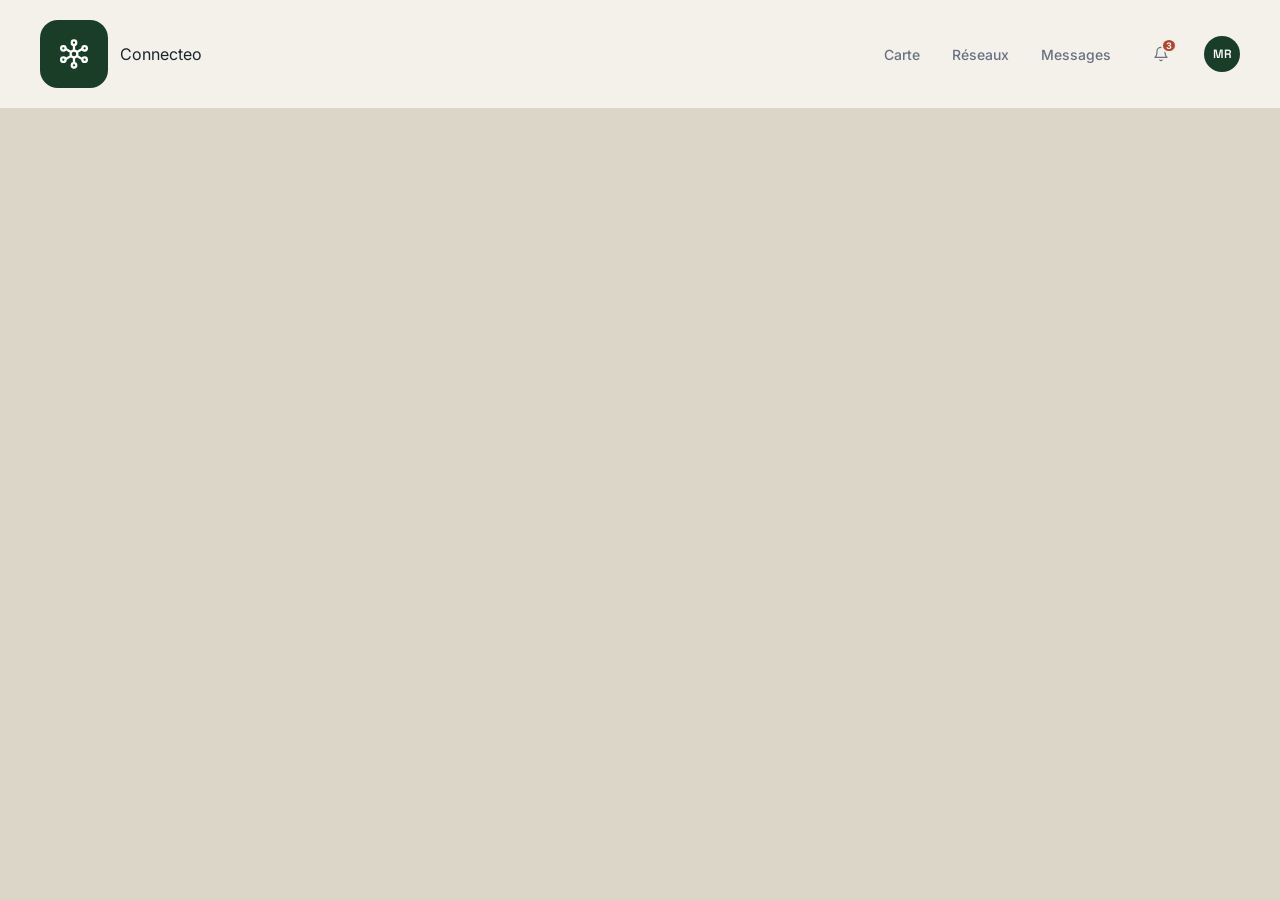
<file: notification.html>
<!DOCTYPE html>
<html lang="en">

<head>
    <meta charset="UTF-8">
    <title>Connecteo — Notifications</title>
    <link rel="preconnect" href="https://fonts.googleapis.com">
    <link
        href="https://fonts.googleapis.com/css2?family=Space+Grotesk:wght@500;600;700&family=Inter:wght@400;500;600&family=IBM+Plex+Mono:wght@400;500&display=swap"
        rel="stylesheet">
    <link rel="stylesheet" href="css/styles.css">
    <link rel="icon" type="image/png" href="icone.png ">
</head>

<body class="no-pad">

  <header>
    <div class="container1">
      <div class="contained" id="logo_name">
        <div class="mark">
          <svg viewBox="0 0 24 24" fill="none" stroke="#ffffff" stroke-width="1.6">
            <circle cx="12" cy="12" r="2.4" />
            <circle cx="12" cy="4" r="1.6" />
            <circle cx="19.5" cy="8" r="1.6" />
            <circle cx="19.5" cy="16" r="1.6" />
            <circle cx="12" cy="20" r="1.6" />
            <circle cx="4.5" cy="16" r="1.6" />
            <circle cx="4.5" cy="8" r="1.6" />
            <path d="M12 9.6V5.6M14.1 10.6l4-2.3M14.1 13.4l4 2.3M12 14.4v4M9.9 13.4l-4 2.3M9.9 10.6l-4-2.3" />
          </svg>
        </div>
        <div class="logo">Connecteo</div>
      </div>
      <div class="contained" id="navigation">
        <a href="carte.html">Carte</a>
        <a href="reseaux.html">Réseaux</a>
        <a href="messages.html">Messages</a>
        <div class="droite">
          <a href="notification.html" class="notif-bell">
            <svg viewBox="0 0 24 24" fill="none" stroke="currentColor" stroke-width="1.8" stroke-linecap="round"
              stroke-linejoin="round">
              <path d="M18 8a6 6 0 0 0-12 0c0 7-3 9-3 9h18s-3-2-3-9" />
              <path d="M13.73 21a2 2 0 0 1-3.46 0" />
            </svg>
            <span class="notif-badge">3</span>
          </a>
          <div class="profile-menu">
            <button class="profile-bubble" id="profileToggle">MR</button>
            <div class="profile-dropdown" id="profileDropdown">
              <a href="profil.html">Profil</a>
              <a href="parametres.html">Paramètres</a>
              <hr>
              <a href="#" class="logout">
                <svg viewBox="0 0 24 24" fill="none" stroke="currentColor" stroke-width="2" stroke-linecap="round"
                  stroke-linejoin="round">
                  <path d="M9 21H5a2 2 0 0 1-2-2V5a2 2 0 0 1 2-2h4" />
                  <polyline points="16 17 21 12 16 7" />
                  <line x1="21" y1="12" x2="9" y2="12" />
                </svg>
                Déconnexion
              </a>
            </div>
          </div>
        </div>
      </div>
    </div>
  </header> 
    <script src="js/profile-menu.js"></script>

</body>

</html>
</file>
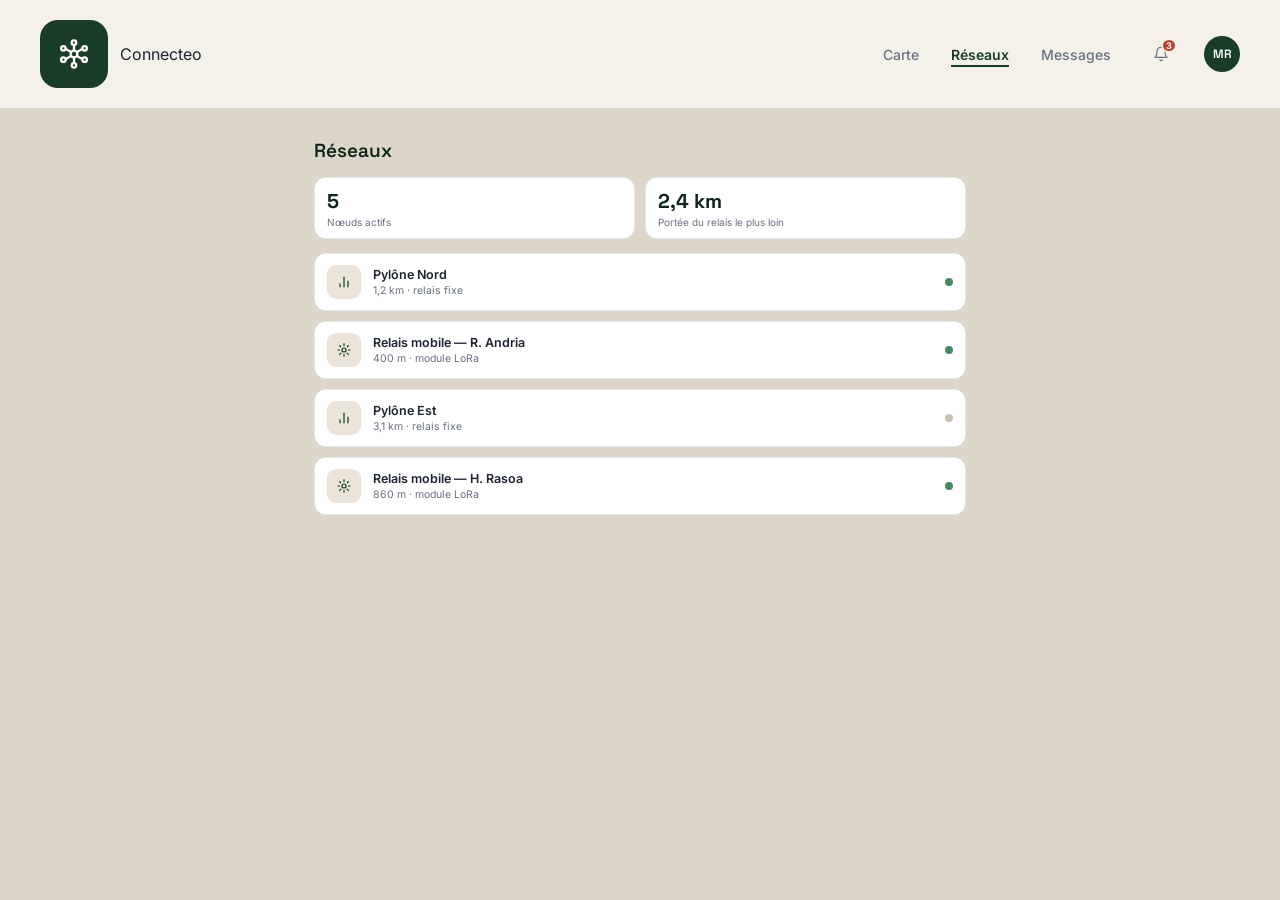
<file: reseaux.html>
<!DOCTYPE html>
<html lang="fr">

<head>
    <meta charset="UTF-8">
    <title>Connecteo — Réseaux</title>
    <link rel="preconnect" href="https://fonts.googleapis.com">
    <link
        href="https://fonts.googleapis.com/css2?family=Space+Grotesk:wght@500;600;700&family=Inter:wght@400;500;600&family=IBM+Plex+Mono:wght@400;500&display=swap"
        rel="stylesheet">
    <link rel="stylesheet" href="css/styles.css">
    <link rel="icon" type="image/png" href="icone.png ">
</head>

<body class="no-pad">

  <header>
    <div class="container1">
      <div class="contained" id="logo_name">
        <div class="mark">
          <svg viewBox="0 0 24 24" fill="none" stroke="#ffffff" stroke-width="1.6">
            <circle cx="12" cy="12" r="2.4" />
            <circle cx="12" cy="4" r="1.6" />
            <circle cx="19.5" cy="8" r="1.6" />
            <circle cx="19.5" cy="16" r="1.6" />
            <circle cx="12" cy="20" r="1.6" />
            <circle cx="4.5" cy="16" r="1.6" />
            <circle cx="4.5" cy="8" r="1.6" />
            <path d="M12 9.6V5.6M14.1 10.6l4-2.3M14.1 13.4l4 2.3M12 14.4v4M9.9 13.4l-4 2.3M9.9 10.6l-4-2.3" />
          </svg>
        </div>
        <div class="logo">Connecteo</div>
      </div>
      <div class="contained" id="navigation">
        <a href="carte.html">Carte</a>
        <a href="reseaux.html"  class="active">Réseaux</a>
        <a href="messages.html">Messages</a>
        <div class="droite">
          <a href="notification.html" class="notif-bell">
            <svg viewBox="0 0 24 24" fill="none" stroke="currentColor" stroke-width="1.8" stroke-linecap="round"
              stroke-linejoin="round">
              <path d="M18 8a6 6 0 0 0-12 0c0 7-3 9-3 9h18s-3-2-3-9" />
              <path d="M13.73 21a2 2 0 0 1-3.46 0" />
            </svg>
            <span class="notif-badge">3</span>
          </a>
          <div class="profile-menu">
            <button class="profile-bubble" id="profileToggle">MR</button>
            <div class="profile-dropdown" id="profileDropdown">
              <a href="profil.html">Profil</a>
              <a href="parametres.html">Paramètres</a>
              <hr>
              <a href="#" class="logout">
                <svg viewBox="0 0 24 24" fill="none" stroke="currentColor" stroke-width="2" stroke-linecap="round"
                  stroke-linejoin="round">
                  <path d="M9 21H5a2 2 0 0 1-2-2V5a2 2 0 0 1 2-2h4" />
                  <polyline points="16 17 21 12 16 7" />
                  <line x1="21" y1="12" x2="9" y2="12" />
                </svg>
                Déconnexion
              </a>
            </div>
          </div>
        </div>
      </div>
    </div>
  </header>

    <main class="page-content">
        <div class="page-header">
            <h2>Réseaux</h2>
        </div>
        <div class="stats-row">
            <div class="stat-card">
                <div class="num">5</div>
                <div class="lbl">Nœuds actifs</div>
            </div>
            <div class="stat-card">
                <div class="num">2,4 km</div>
                <div class="lbl">Portée du relais le plus loin</div>
            </div>
        </div>
        <div class="list">
            <div class="node-row">
                <div class="node-icon">
                    <svg viewBox="0 0 24 24" fill="none" stroke="currentColor" stroke-width="1.8">
                        <path d="M18 20V10M12 20V4M6 20v-6" />
                    </svg>
                </div>
                <div class="node-info">
                    <div class="name">Pylône Nord</div>
                    <div class="sub">1,2 km · relais fixe</div>
                </div>
                <div class="status-dot on"></div>
            </div>
            <div class="node-row">
                <div class="node-icon">
                    <svg viewBox="0 0 24 24" fill="none" stroke="currentColor" stroke-width="1.8">
                        <circle cx="12" cy="12" r="3" />
                        <path
                            d="M12 2v4M12 18v4M4.9 4.9l2.8 2.8M16.3 16.3l2.8 2.8M2 12h4M18 12h4M4.9 19.1l2.8-2.8M16.3 7.7l2.8-2.8" />
                    </svg>
                </div>
                <div class="node-info">
                    <div class="name">Relais mobile — R. Andria</div>
                    <div class="sub">400 m · module LoRa</div>
                </div>
                <div class="status-dot on"></div>
            </div>
            <div class="node-row">
                <div class="node-icon">
                    <svg viewBox="0 0 24 24" fill="none" stroke="currentColor" stroke-width="1.8">
                        <path d="M18 20V10M12 20V4M6 20v-6" />
                    </svg>
                </div>
                <div class="node-info">
                    <div class="name">Pylône Est</div>
                    <div class="sub">3,1 km · relais fixe</div>
                </div>
                <div class="status-dot off"></div>
            </div>
            <div class="node-row">
                <div class="node-icon">
                    <svg viewBox="0 0 24 24" fill="none" stroke="currentColor" stroke-width="1.8">
                        <circle cx="12" cy="12" r="3" />
                        <path
                            d="M12 2v4M12 18v4M4.9 4.9l2.8 2.8M16.3 16.3l2.8 2.8M2 12h4M18 12h4M4.9 19.1l2.8-2.8M16.3 7.7l2.8-2.8" />
                    </svg>
                </div>
                <div class="node-info">
                    <div class="name">Relais mobile — H. Rasoa</div>
                    <div class="sub">860 m · module LoRa</div>
                </div>
                <div class="status-dot on"></div>
            </div>
        </div>
    </main>
    <script src="js/supabase-client.js"></script>
    <script src="js/auth-status.js"></script>
    <script src="js/profile-menu.js"></script>
</body>

</html>
</file>
<file: css/styles.css>
/* ==========================================================================
   VARIABLES
   ========================================================================== */
:root {
  --green-900: #10261a;
  --green-800: #1a3d27;
  --green-700: #2e6b46;
  --green-400: #7fa78c;
  --paper: #f4f1ea;
  --paper-2: #eae5d8;
  --ink: #1b2430;
  --ink-muted: #697180;
  --amber: #d98a3d;
  --line: rgba(18, 35, 64, 0.10);
  --danger: #b5432f;
}

/* ==========================================================================
   RESET / BASE
   ========================================================================== */
* {
  box-sizing: border-box;
  margin: 0;
  padding: 0;
}

body {
  background: #dcd6c8;
  font-family: 'Inter', sans-serif;
  color: var(--ink);
  padding: 48px 24px;
}

body.no-pad {
  padding: 0;
}

/* ==========================================================================
   LOGIN / INSCRIPTION
   ========================================================================== */
.login-page {
  min-height: 100vh;
  display: flex;
  align-items: center;
  justify-content: center;
  padding: 24px;
}

.login-card {
  width: 100%;
  max-width: 440px;
  background: var(--paper);
  border-radius: 20px;
  padding: 16px 8px;
  display: flex;
  flex-direction: column;
  align-items: center;
  gap: 20px;
  box-shadow: 0 20px 40px rgba(11, 22, 38, 0.12);
}

.mark {
  width: 68px;
  height: 68px;
  border-radius: 18px;
  background: var(--green-800);
  display: flex;
  align-items: center;
  justify-content: center;
}

.mark svg {
  width: 34px;
  height: 34px;
}

.brand {
  font-family: 'Space Grotesk', sans-serif;
  font-weight: 700;
  font-size: 26px;
  color: var(--green-900);
  text-align: center;
}

.brand span {
  display: block;
  font-family: 'Inter', sans-serif;
  font-weight: 400;
  font-size: 14px;
  color: var(--ink-muted);
  margin-top: 4px;
}

.field {
  width: 100%;
}

.field label {
  display: block;
  font-size: 12px;
  color: var(--ink-muted);
  margin-bottom: 6px;
}

.field input,
.field select {
  width: 100%;
  height: 48px;
  border-radius: 10px;
  border: 1px solid var(--line);
  background: #ffffff;
  padding: 0 14px;
  font-size: 14px;
  font-family: 'Inter', sans-serif;
  color: var(--ink);
}

.field+.field {
  margin-top: 12px;
}

.btn-primary {
  width: 100%;
  height: 50px;
  border-radius: 10px;
  background: var(--green-800);
  color: #ffffff;
  font-size: 14px;
  font-weight: 600;
  font-family: 'Inter', sans-serif;
  border: none;
  margin-top: 12px;
}

.link-muted {
  font-size: 12px;
  color: var(--ink-muted);
  text-align: center;
}

.link-muted b {
  color: var(--green-800);
  font-weight: 600;
}

.link-muted a {
  color: var(--green-800);
  text-decoration: none;
}

.form-error {
  color: #e05252;
  font-size: 0.85rem;
  margin: -4px 0 8px;
}

/* Floating label (formulaires) */
.input_groups {
  position: relative;
  margin: 20px 0;
  width: 300px;
}

.input_groups input {
  width: 100%;
  padding: 22px 14px 8px 14px;
  font-size: 12px;
  border: 1px solid #ddd;
  border-radius: 8px;
  outline: none;
  transition: border-color 0.2s ease;
}

.input_groups input:focus {
  border-color: #1a3d27;
}

.input_groups label {
  position: absolute;
  left: 10px;
  top: 12px;
  font-size: 15px;
  color: #999;
  pointer-events: none;
  transition: all 0.15s ease;
}

.input_groups input:focus+label,
.input_groups input:not(:placeholder-shown)+label {
  top: 6px;
  font-size: 12px;
  color: #888;
}

/* ==========================================================================
   HEADER / NAVIGATION (toutes les pages connectées)
   ========================================================================== */
header {
  flex: 0 0 auto;
  width: 100%;
  background: var(--paper);
}

.container1 {
  display: flex;
  align-items: center;
  justify-content: space-between;
  width: 100%;
  padding: 20px 40px;
}

.contained {
  display: flex;
  align-items: center;
}

#logo_name {
  display: flex;
  align-items: center;
  gap: 12px;
}

/* --- Liens de nav --- */
#navigation {
  display: flex;
  align-items: center;
  gap: 32px;
  /* valeur unique retenue (tu avais 50px puis 32px en double, j'ai gardé 32px) */
}

#navigation a:not(.notif-bell) {
  position: relative;
  text-decoration: none;
  color: var(--ink-muted);
  font-size: 14px;
  font-weight: 500;
  transition: color 0.25s ease;
}

#navigation a:not(.notif-bell)::after {
  content: '';
  position: absolute;
  left: 0;
  bottom: -4px;
  width: 100%;
  height: 2px;
  background: var(--green-800);
  transform: scaleX(0);
  transform-origin: left;
  transition: transform 0.3s ease;
}

#navigation a:not(.notif-bell):hover {
  color: var(--green-800);
}
#navigation a:not(.notif-bell):hover::after {
  transform: scaleX(1);
}

#navigation a:not(.notif-bell).active {
  color: var(--green-800);
  font-weight: 600;
}
#navigation a:not(.notif-bell).active::after {
  transform: scaleX(1);
}

#navigation a.active {
  color: var(--green-800);
  font-weight: 600;
}

#navigation a.active::after {
  transform: scaleX(1);
}

@media (max-width: 768px) {
  #navigation {
    gap: 16px;
    flex-wrap: wrap;
  }

  #navigation a {
    font-size: 13px;
  }
}

/* --- Cloche de notification --- */
.notif-bell {
  position: relative;
  width: 36px;
  height: 36px;
  border-radius: 50%;
  display: flex;
  align-items: center;
  justify-content: center;
  cursor: pointer;
  color: var(--ink-muted);
  text-decoration: none;
  transition: background 0.15s ease, color 0.15s ease;
}

.notif-bell:hover {
  background: var(--paper-2);
  color: var(--green-800);
}

.notif-bell svg {
  width: 16px;
  height: 16px;
}

.notif-badge {
  position: absolute;
  top: 2px;
  right: 2px;
  min-width: 15px;
  height: 15px;
  padding: 0 3px;
  border-radius: 50%;
  background: var(--danger);
  color: #ffffff;
  font-size: 9px;
  font-weight: 700;
  display: flex;
  align-items: center;
  justify-content: center;
  line-height: 1;
  border: 2px solid var(--paper);
}

/* --- Menu profil déroulant --- */
  .profile-menu {
    position: relative;
    margin-left: 12px;
  }

  .profile-bubble {
    width: 36px;
    height: 36px;
    border-radius: 50%;
    background: var(--green-800);
    color: #ffffff;
    border: none;
    font-size: 12px;
    font-weight: 600;
    font-family: 'Space Grotesk', sans-serif;
    cursor: pointer;
    display: flex;
    align-items: center;
    justify-content: center;
  }

  .profile-bubble:hover {
    background: var(--green-700);
  }

.profile-dropdown {
  position: absolute;
  top: calc(100% + 12px);
  right: 0;
  background: var(--paper);
  border-radius: 14px;
  box-shadow: 0 12px 32px rgba(11, 22, 38, 0.18);
  min-width: 200px;
  padding: 10px;
  display: none;
  flex-direction: column;
  gap: 2px;
  z-index: 100;
}

.profile-dropdown.open {
  display: flex;
}

.profile-dropdown a {
  padding: 11px 14px;
  border-radius: 10px;
  font-size: 13.5px;
  color: var(--ink);
  text-decoration: none;
  display: flex;
  align-items: center;
  gap: 10px;
}

.profile-dropdown a:hover {
  background: var(--paper-2);
}

.profile-dropdown a svg {
  width: 16px;
  height: 16px;
  flex: 0 0 auto;
}

.profile-dropdown hr {
  border: none;
  border-top: 1px solid var(--line);
  margin: 4px 0;
}

#navigation .profile-dropdown a.logout {
  color: var(--danger);
}

.profile-dropdown a.logout:hover {
  background: rgba(181, 67, 47, 0.08);
}

.right {
  display: flex;
  white-space: 2em;
  align-items: center;
  justify-content: center;
  gap: 2.3em;
}

.gauche {
  display: flex;
  gap: 1.8em;
}

.droite {
  display: flex;
  gap: 0.8em;
}/* ==========================================================================
   PAGES GÉNÉRIQUES (structure commune Messages / Réseaux / etc.)
   ========================================================================== */
.page-content {
  max-width: 700px;
  margin: 0 auto;
  padding: 24px;
}

.page-header {
  padding: 6px 0 14px;
}

.page-header h2 {
  font-family: 'Space Grotesk', sans-serif;
  font-size: 19px;
  font-weight: 600;
  color: var(--green-900);
}

.list {
  display: flex;
  flex-direction: column;
  gap: 10px;
}

/* ==========================================================================
   RÉSEAUX
   ========================================================================== */
.stats-row {
  display: flex;
  gap: 10px;
  padding-bottom: 14px;
}

.stat-card {
  flex: 1;
  background: #ffffff;
  border: 1px solid var(--line);
  border-radius: 12px;
  padding: 10px 12px;
}

.stat-card .num {
  font-family: 'Space Grotesk', sans-serif;
  font-size: 20px;
  font-weight: 700;
  color: var(--green-900);
}

.stat-card .lbl {
  font-size: 10px;
  color: var(--ink-muted);
  margin-top: 2px;
}

.node-row {
  display: flex;
  align-items: center;
  gap: 12px;
  background: #ffffff;
  border: 1px solid var(--line);
  border-radius: 12px;
  padding: 11px 12px;
}

.node-icon {
  width: 34px;
  height: 34px;
  border-radius: 9px;
  background: var(--paper-2);
  display: flex;
  align-items: center;
  justify-content: center;
  flex: 0 0 auto;
}

.node-icon svg {
  width: 16px;
  height: 16px;
  color: var(--green-800);
}

.node-info {
  flex: 1;
  min-width: 0;
}

.node-info .name {
  font-size: 12.5px;
  font-weight: 600;
  color: var(--ink);
}

.node-info .sub {
  font-size: 10.5px;
  color: var(--ink-muted);
  margin-top: 2px;
}

.status-dot {
  width: 8px;
  height: 8px;
  border-radius: 50%;
  flex: 0 0 auto;
}

.status-dot.on {
  background: #4a8a5f;
}

.status-dot.off {
  background: #c7c2b4;
}

/* ==========================================================================
   MESSAGES
   ========================================================================== */
/* --- Élément de liste (utilisé aussi dans le panneau de conversation) --- */
.msg-row {
  display: flex;
  align-items: center;
  gap: 12px;
  padding: 11px 12px;
  background: #ffffff;
  border: 1px solid var(--line);
  border-radius: 12px;
}

.avatar {
  width: 38px;
  height: 38px;
  border-radius: 50%;
  background: var(--green-800);
  color: #ffffff;
  display: flex;
  align-items: center;
  justify-content: center;
  font-size: 12px;
  font-weight: 600;
  flex: 0 0 auto;
  font-family: 'Space Grotesk', sans-serif;
}

.msg-info {
  flex: 1;
  min-width: 0;
}

.msg-info .top-line {
  display: flex;
  justify-content: space-between;
  align-items: baseline;
}

.msg-info .name {
  font-size: 12.5px;
  font-weight: 600;
  color: var(--ink);
}

.msg-info .time {
  font-size: 10px;
  color: var(--ink-muted);
  font-family: 'IBM Plex Mono', monospace;
}

.msg-info .preview {
  font-size: 11px;
  color: var(--ink-muted);
  margin-top: 3px;
  white-space: nowrap;
  overflow: hidden;
  text-overflow: ellipsis;
}

.unread {
  width: 7px;
  height: 7px;
  border-radius: 50%;
  background: var(--amber);
  flex: 0 0 auto;
}

/* --- Layout messagerie (2 colonnes) --- */
#body_message {
  display: flex;
  flex-direction: column;
  height: 100vh;
}

.messenger {
  flex: 1;
  display: flex;
  padding: 24px;
  gap: 20px;
  min-height: 0;
  overflow: hidden;
}

.conversations-panel {
  width: 340px;
  flex: 0 0 auto;
  background: var(--paper);
  border-radius: 16px;
  box-shadow: 0 8px 24px rgba(11, 22, 38, 0.08);
  overflow-y: auto;
  display: flex;
  flex-direction: column;
}

.panel-header {
  padding: 20px 20px 12px;
}

.panel-header h2 {
  font-family: 'Space Grotesk', sans-serif;
  font-size: 18px;
  font-weight: 600;
  color: var(--green-900);
}

.conv-list {
  display: flex;
  flex-direction: column;
  gap: 4px;
  padding: 0 12px 12px;
}

.conv-list .msg-row {
  border: none;
  border-radius: 10px;
  cursor: pointer;
  transition: background 0.15s ease;
}

.conv-list .msg-row:hover {
  background: var(--paper-2);
}

.conv-list .msg-row.active {
  background: var(--paper-2);
}

.chat-panel {
  flex: 1;
  background: var(--paper);
  border-radius: 16px;
  box-shadow: 0 8px 24px rgba(11, 22, 38, 0.08);
  display: flex;
  flex-direction: column;
  overflow: hidden;
}

.chat-header {
  display: flex;
  align-items: center;
  gap: 12px;
  padding: 16px 20px;
  border-bottom: 1px solid var(--line);
}

.chat-header .name {
  font-size: 14px;
  font-weight: 600;
  color: var(--ink);
}

.chat-header .status {
  font-size: 11px;
  color: var(--ink-muted);
  margin-top: 2px;
}

.chat-messages {
  flex: 1;
  overflow-y: auto;
  padding: 20px;
  display: flex;
  flex-direction: column;
  gap: 10px;
}

.bubble {
  max-width: 55%;
  padding: 10px 14px;
  border-radius: 16px;
  font-size: 13px;
  line-height: 1.4;
}

.bubble.received {
  align-self: flex-start;
  background: var(--paper-2);
  color: var(--ink);
  border-bottom-left-radius: 4px;
}

.bubble.sent {
  align-self: flex-end;
  background: var(--green-800);
  color: #ffffff;
  border-bottom-right-radius: 4px;
}

.chat-input {
  display: flex;
  gap: 10px;
  padding: 16px 20px;
  border-top: 1px solid var(--line);
}

.chat-input input {
  flex: 1;
  height: 44px;
  border-radius: 10px;
  border: 1px solid var(--line);
  background: #ffffff;
  padding: 0 14px;
  font-size: 13px;
  font-family: 'Inter', sans-serif;
  color: var(--ink);
  outline: none;
}

.chat-input button {
  padding: 0 20px;
  border-radius: 10px;
  background: var(--green-800);
  color: #ffffff;
  border: none;
  font-size: 13px;
  font-weight: 600;
  cursor: pointer;
}

/* ==========================================================================
   PARAMÈTRES
   ========================================================================== */
.profile-card {
  margin: 6px 0 16px;
  background: var(--green-800);
  border-radius: 16px;
  padding: 16px;
  display: flex;
  align-items: center;
  gap: 12px;
}

.profile-card .avatar {
  background: var(--green-700);
}

.profile-card .name {
  color: #ffffff;
  font-size: 13px;
  font-weight: 600;
}

.profile-card .sub {
  color: #a9c9b3;
  font-size: 10.5px;
  margin-top: 2px;
}

.settings-row {
  display: flex;
  align-items: center;
  gap: 12px;
  padding: 13px 4px;
  border-bottom: 1px solid var(--line);
}

.settings-row svg {
  width: 17px;
  height: 17px;
  color: var(--green-800);
  flex: 0 0 auto;
}

.settings-row span {
  font-size: 13px;
  color: var(--ink);
  flex: 1;
}

.settings-row.danger span {
  color: var(--danger);
}

.settings-row.danger svg {
  color: var(--danger);
}

/* ==========================================================================
   CARTE
   ========================================================================== */
.map-page {
  max-width: 1100px;
  margin: 0 auto;
  padding: 0 24px 40px;
  position: relative;
}

.map-top {
  display: flex;
  align-items: center;
  justify-content: space-between;
  padding: 0 0 16px;
}

.coord-pill {
  background: #ffffff;
  border: 1px solid var(--line);
  border-radius: 20px;
  padding: 8px 14px;
  font-family: 'IBM Plex Mono', monospace;
  font-size: 11px;
  color: var(--green-800);
}

#map {
  width: 100%;
  height: 600px;
  border-radius: 16px;
  overflow: hidden;
}

.map-search {
  position: absolute;
  left: 24px;
  right: 24px;
  bottom: 24px;
  max-width: 400px;
  margin: 0 auto;
  background: var(--green-800);
  border-radius: 16px;
  padding: 16px;
  z-index: 1000;
}

.map-search p {
  color: #ffffff;
  font-size: 12px;
  font-weight: 500;
  margin-bottom: 8px;
}

.map-search-row {
  display: flex;
  gap: 8px;
}

.map-search input {
  flex: 1;
  height: 38px;
  border-radius: 9px;
  border: 1px solid var(--green-700);
  background: var(--green-900);
  color: #ffffff;
  padding: 0 12px;
  font-size: 12px;
  font-family: 'Inter', sans-serif;
}

.map-search button {
  height: 38px;
  padding: 0 16px;
  border-radius: 9px;
  background: var(--green-700);
  color: #ffffff;
  border: none;
  font-size: 12px;
  font-weight: 600;
  cursor: pointer;
}

.map-search-results {
  margin-top: 10px;
  display: flex;
  flex-direction: column;
  gap: 4px;
}

.map-search-results div {
  background: var(--green-900);
  color: #dff0e3;
  font-size: 12px;
  padding: 8px 10px;
  border-radius: 8px;
  cursor: pointer;
}

.map-search-results div:hover {
  background: var(--green-700);
}

/* ==========================================================================
   DIVERS
   ========================================================================== */
.auth-status {
  font-size: 12px;
  color: var(--green-800);
  text-decoration: none;
  font-weight: 600;
  background: #ffffff;
  border: 1px solid var(--line);
  border-radius: 20px;
  padding: 7px 16px;
}

.auth-status:hover {
  background: var(--paper-2);
}
</file>
